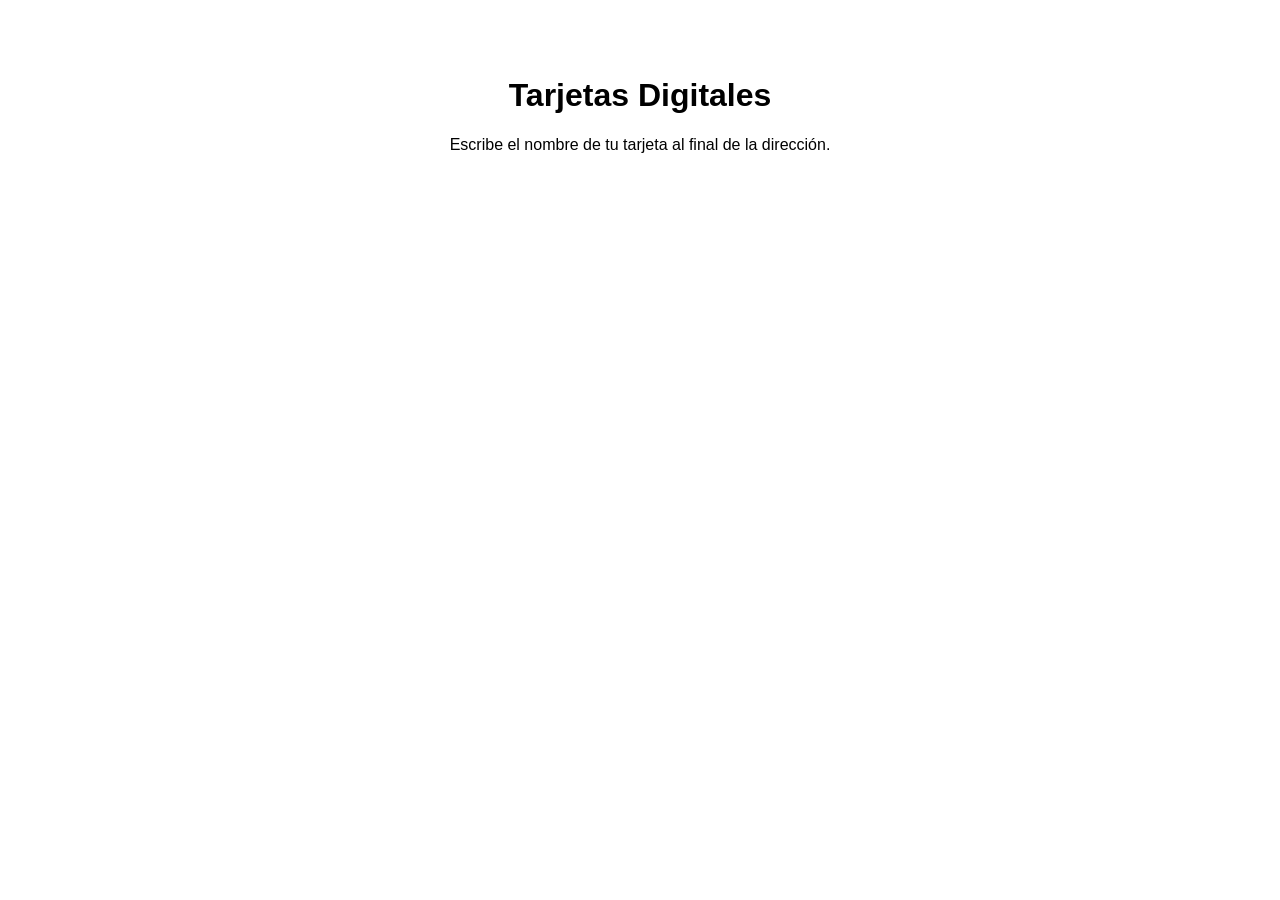
<file: index.html>
<!DOCTYPE html>
<html lang="es">
<head>
    <meta charset="UTF-8">
    <meta name="viewport" content="width=device-width, initial-scale=1.0">
    <title>Tarjetas Digitales</title>
    <meta name="robots" content="noindex">
</head>
<body style="font-family:sans-serif;text-align:center;padding:3rem 1rem;">
    <h1>Tarjetas Digitales</h1>
    <p>Escribe el nombre de tu tarjeta al final de la dirección.</p>
</body>
</html>
</file>
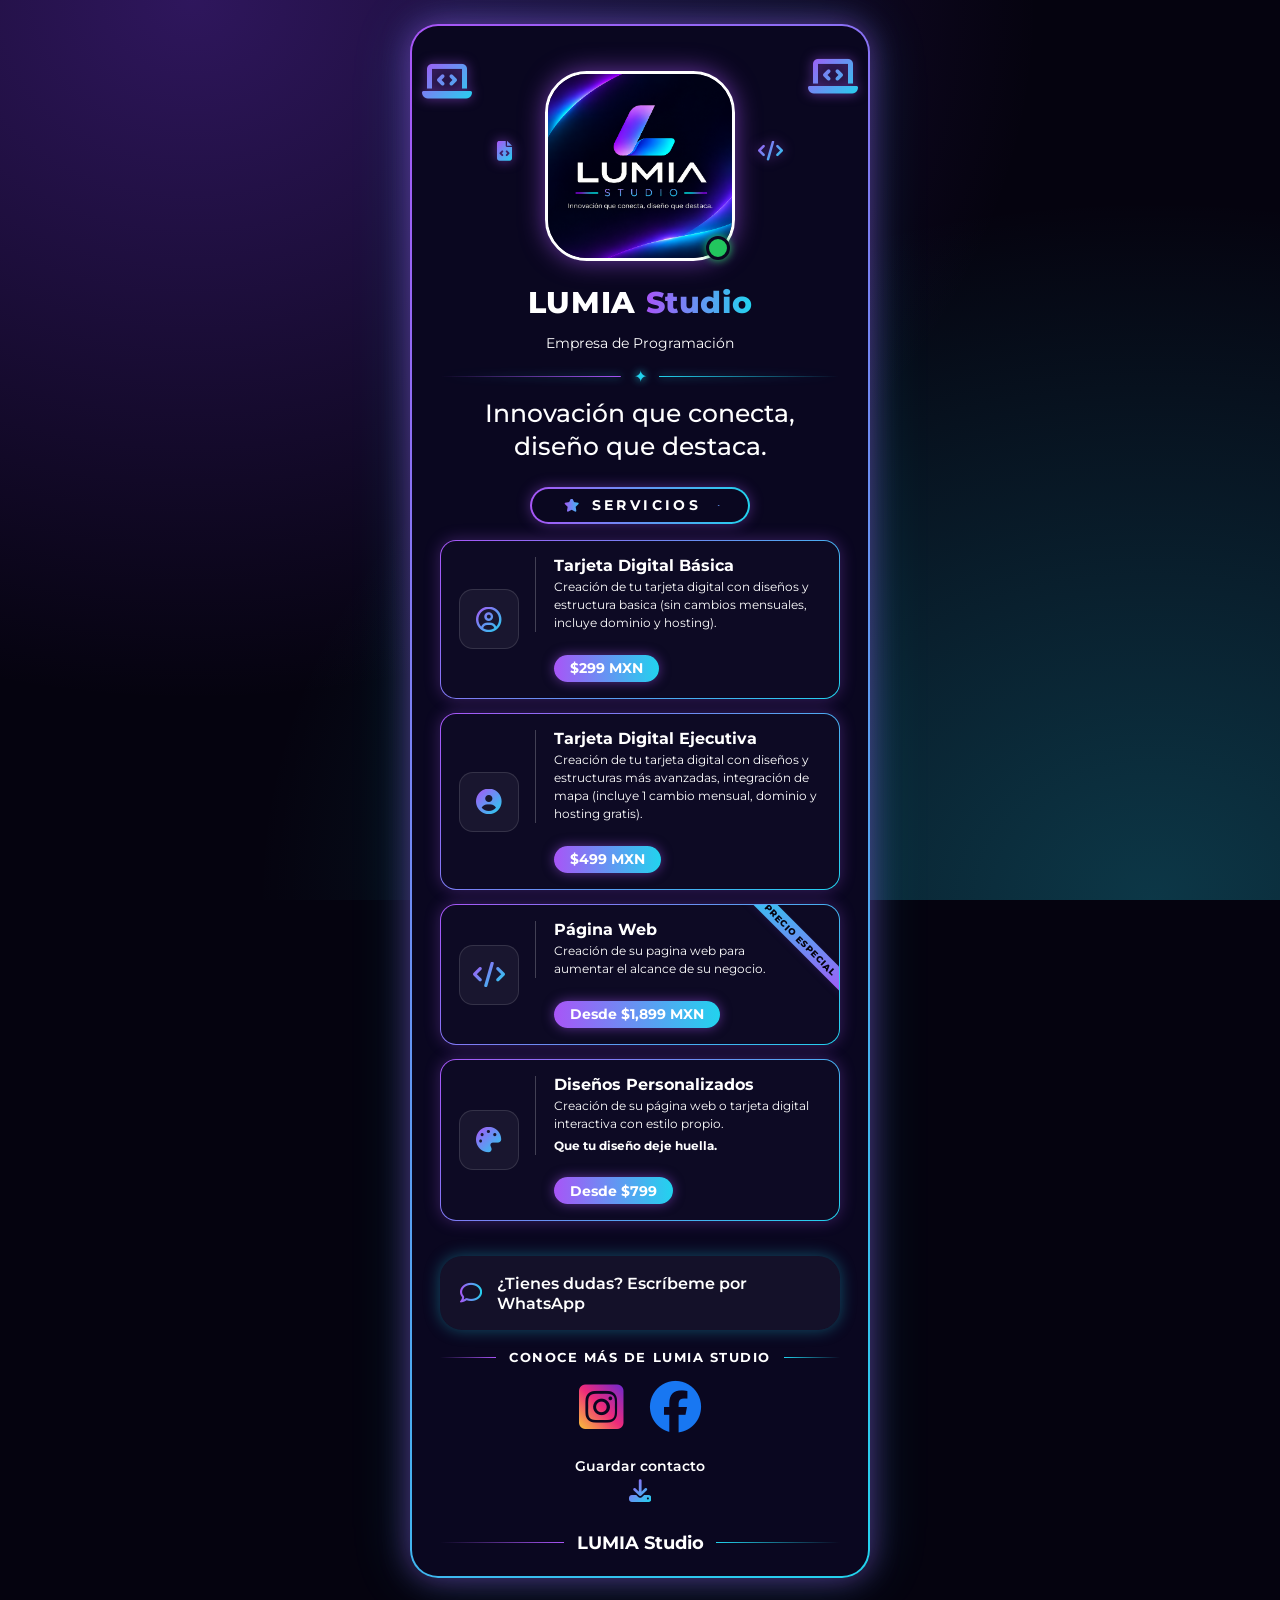
<file: alfonso/index.html>
<!DOCTYPE html>
<html lang="es">
<head>
    <meta charset="UTF-8">
    <meta name="viewport" content="width=device-width, initial-scale=1.0">

    <!-- Estos textos se ven al compartir el enlace en WhatsApp/redes. Cámbialos por cliente. -->
    <title>Alfonso Lima - LUMIA Studio</title>
    <meta name="description" content="Creación de páginas web y tarjetas digitales, precios y contacto directo por WhatsApp.">
    <meta property="og:title" content="Alfonso Lima - LUMIA Studio">
    <meta property="og:description" content="Creación de páginas web y tarjetas digitales, precios y contacto directo por WhatsApp.">

    <link href="https://fonts.googleapis.com/css2?family=Montserrat:wght@400;500;600;700;800&display=swap" rel="stylesheet">
    <link rel="stylesheet" href="https://cdnjs.cloudflare.com/ajax/libs/font-awesome/6.4.0/css/all.min.css">
    <link rel="stylesheet" href="../assets/style.css">
    <link rel="stylesheet" href="../assets/avanzado.css">
    <link rel="stylesheet" href="../assets/neon.css">

    <script>
        // Si abren /nombre sin la barra final, redirige a /nombre/ para que datos.js y estilos se encuentren
        if (!/\/$/.test(location.pathname) && !/\.html?$/.test(location.pathname)) {
            location.replace(location.pathname + '/' + location.search + location.hash);
        }
    </script>
</head>
<body>
    <div class="card-container" id="tarjeta"></div>

    <script>
        // Si datos.js tiene un error de escritura, la página muestra dónde está
        window.addEventListener('error', function (e) {
            if (/datos\.js/.test(e.filename || '')) window.__errDatos = e.message + ' (línea ' + e.lineno + ')';
        });
    </script>
    <script src="datos.js"></script>
    <script src="../assets/card.js"></script>
</body>
</html>
</file>
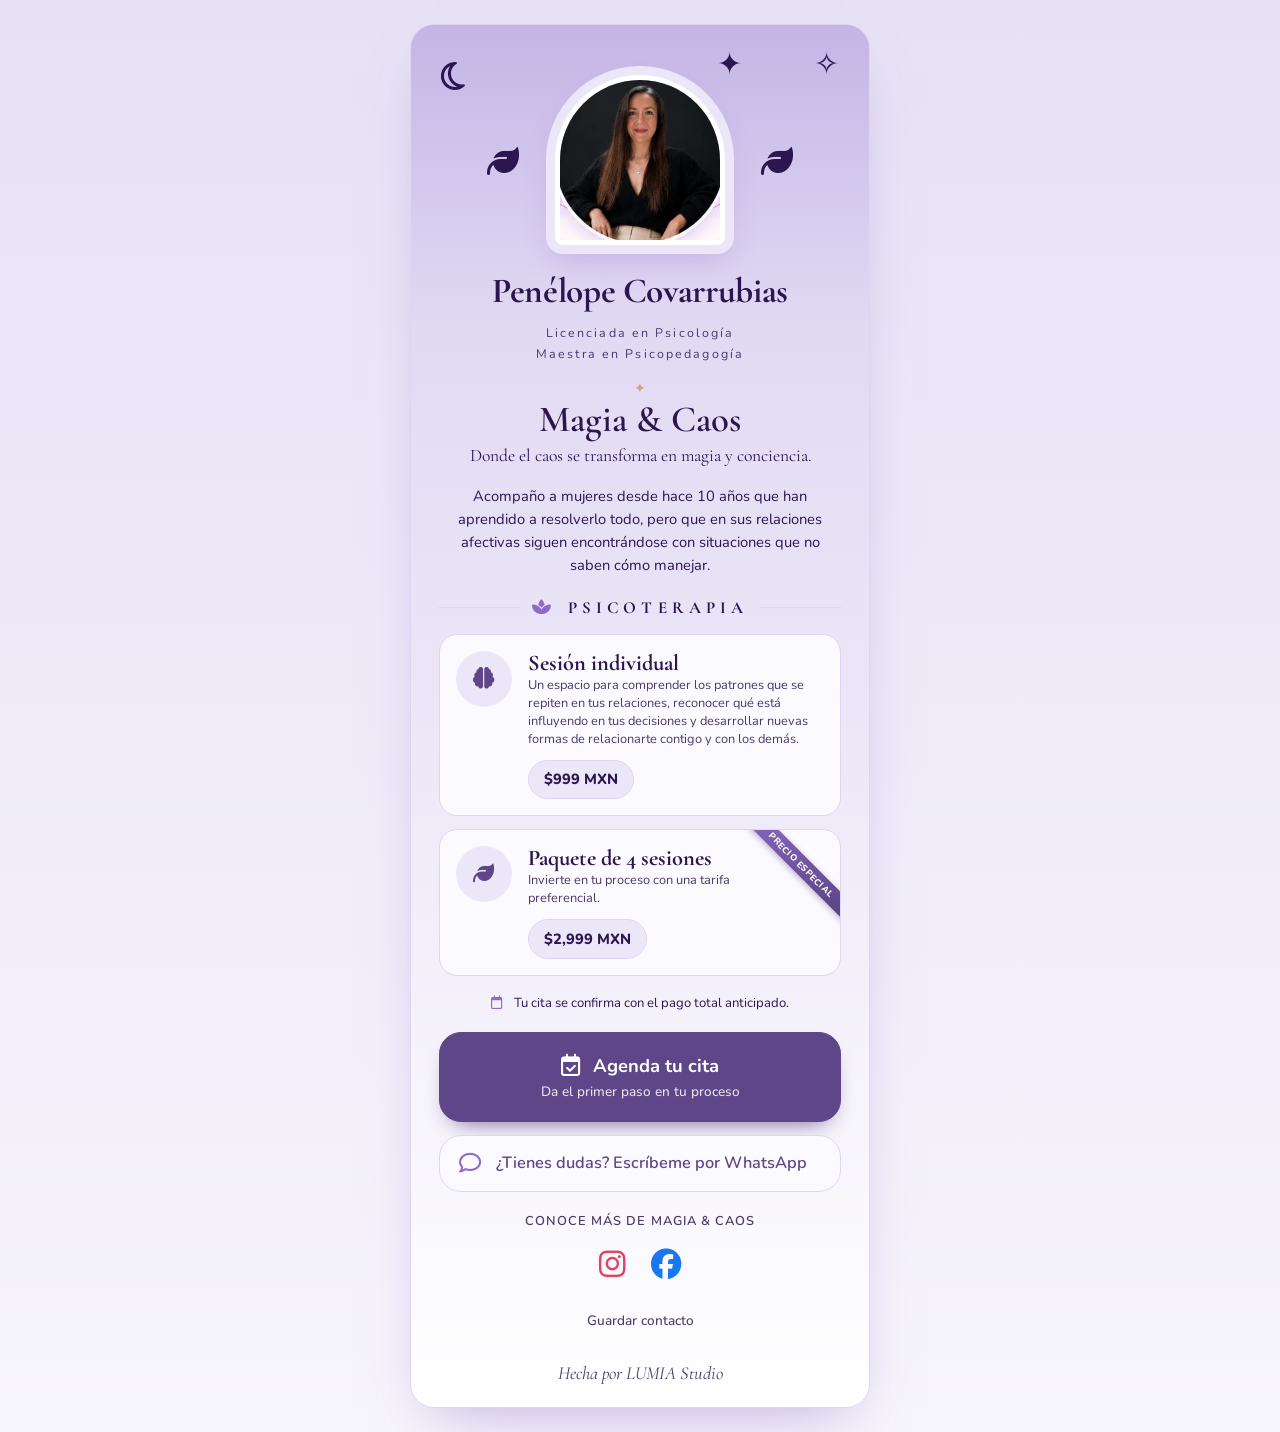
<file: penelope/index.html>
<!DOCTYPE html>
<html lang="es">
<head>
    <meta charset="UTF-8">
    <meta name="viewport" content="width=device-width, initial-scale=1.0">

    <!-- Estos textos se ven al compartir el enlace en WhatsApp/redes. Cámbialos por cliente. -->
    <title>Penélope Covarrubias - Psicoterapia | Magia &amp; Caos</title>
    <meta name="description" content="Psicoterapia para mujeres: sesión individual, paquete de 5 sesiones y Expansión Femenina. Agenda por WhatsApp.">
    <meta property="og:title" content="Penélope Covarrubias - Magia &amp; Caos">
    <meta property="og:description" content="Donde el caos se transforma en magia y conciencia.">

    <link href="https://fonts.googleapis.com/css2?family=Cormorant+Garamond:wght@500;600;700&family=Nunito:wght@400;600;700;800&display=swap" rel="stylesheet">
    <link rel="stylesheet" href="https://cdnjs.cloudflare.com/ajax/libs/font-awesome/6.4.0/css/all.min.css">
    <link rel="stylesheet" href="../assets/style.css">
    <link rel="stylesheet" href="../assets/avanzado.css">

    <script>
        // Si abren /nombre sin la barra final, redirige a /nombre/ para que datos.js y estilos se encuentren
        if (!/\/$/.test(location.pathname) && !/\.html?$/.test(location.pathname)) {
            location.replace(location.pathname + '/' + location.search + location.hash);
        }
    </script>
</head>
<body>
    <div class="card-container" id="tarjeta"></div>

    <script>
        // Si datos.js tiene un error de escritura, la página muestra dónde está
        window.addEventListener('error', function (e) {
            if (/datos\.js/.test(e.filename || '')) window.__errDatos = e.message + ' (línea ' + e.lineno + ')';
        });
    </script>
    <script src="datos.js"></script>
    <script src="../assets/card.js"></script>
</body>
</html>
</file>
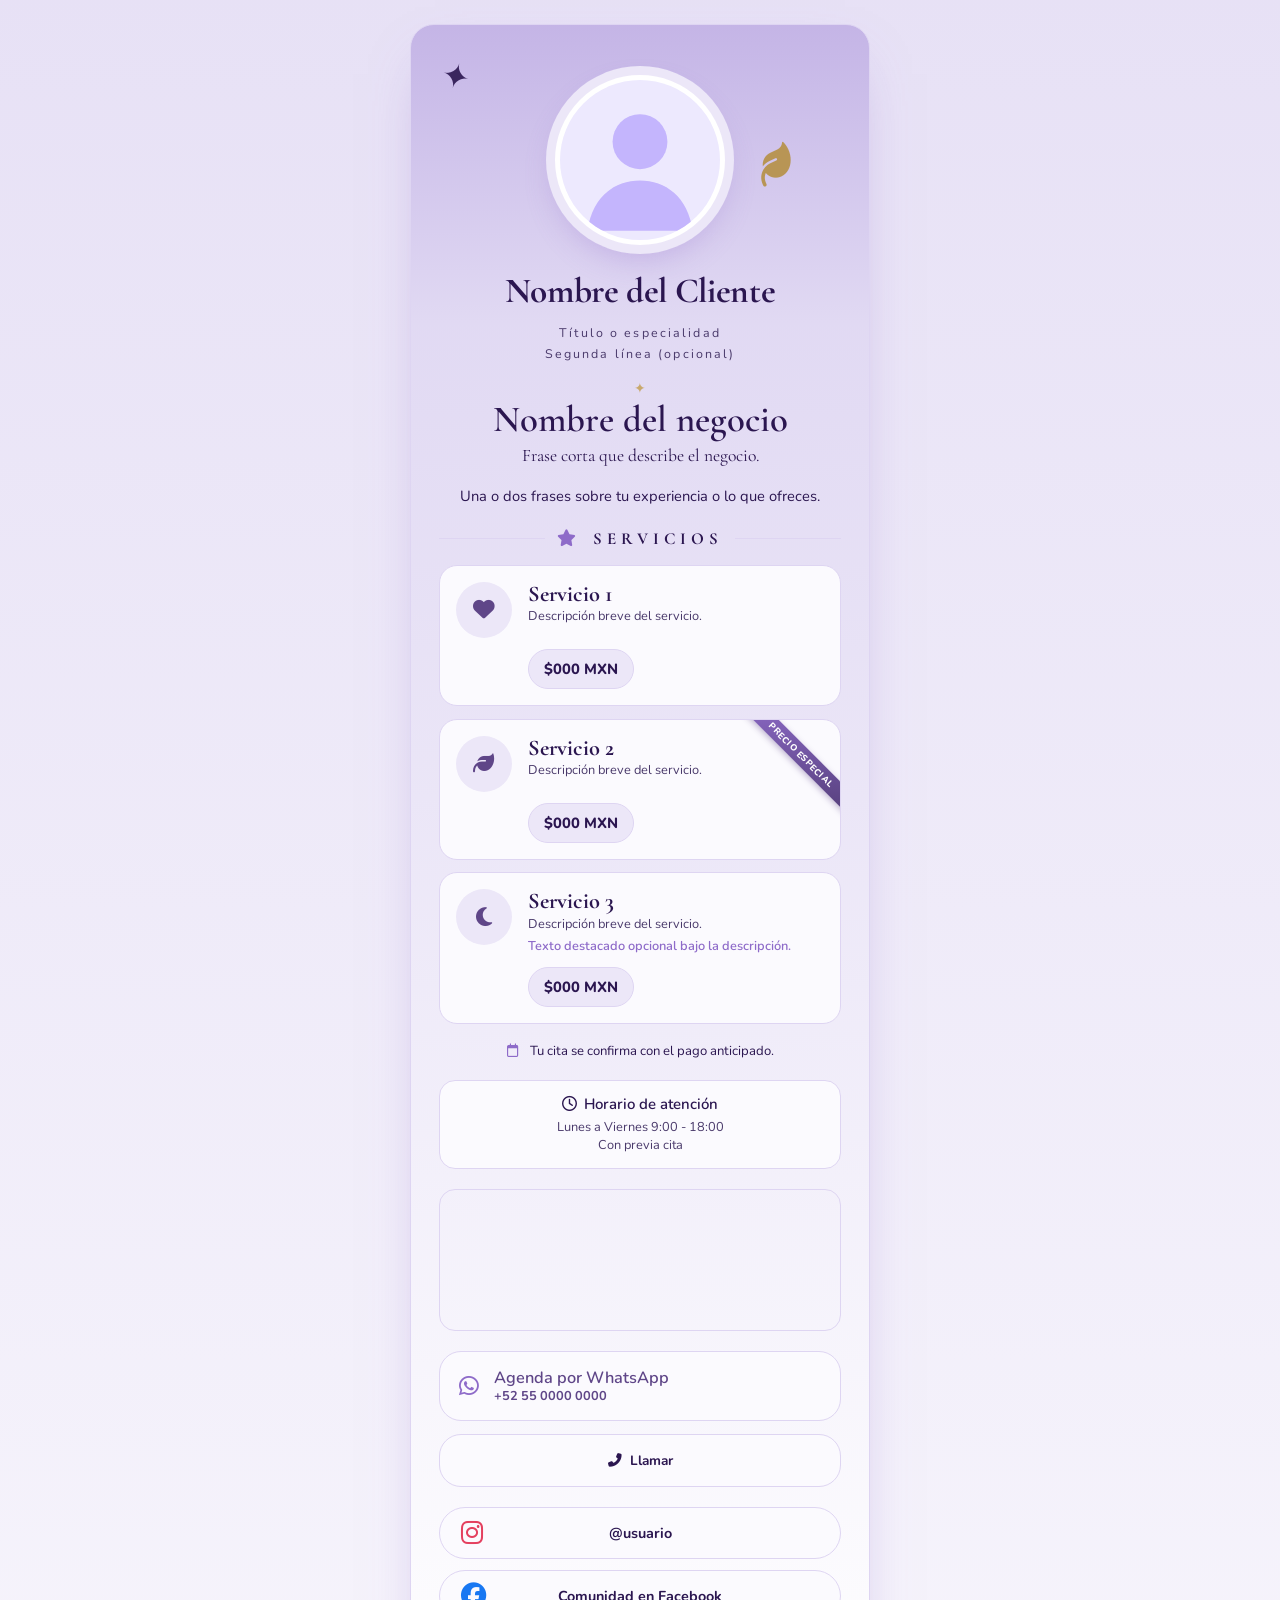
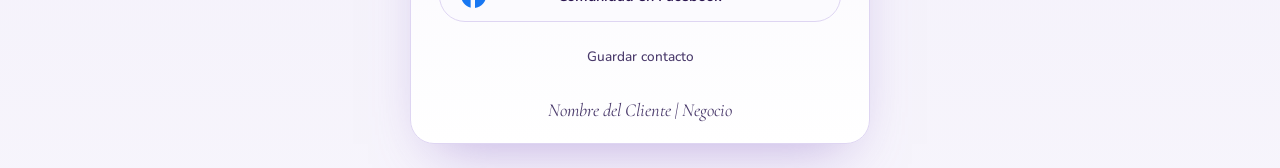
<file: plantilla-avanzada/index.html>
<!DOCTYPE html>
<html lang="es">
<head>
    <meta charset="UTF-8">
    <meta name="viewport" content="width=device-width, initial-scale=1.0">

    <!-- Estos textos se ven al compartir el enlace en WhatsApp/redes. Cámbialos por cliente. -->
    <title>Nombre del Cliente - Tarjeta Digital</title>
    <meta name="description" content="Servicios, precios y contacto directo por WhatsApp.">
    <meta property="og:title" content="Nombre del Cliente - Tarjeta Digital">
    <meta property="og:description" content="Servicios, precios y contacto directo por WhatsApp.">

    <link href="https://fonts.googleapis.com/css2?family=Cormorant+Garamond:wght@500;600;700&family=Nunito:wght@400;600;700;800&display=swap" rel="stylesheet">
    <link rel="stylesheet" href="https://cdnjs.cloudflare.com/ajax/libs/font-awesome/6.4.0/css/all.min.css">
    <link rel="stylesheet" href="../assets/style.css">
    <link rel="stylesheet" href="../assets/avanzado.css">

    <script>
        // Si abren /nombre sin la barra final, redirige a /nombre/ para que datos.js y estilos se encuentren
        if (!/\/$/.test(location.pathname) && !/\.html?$/.test(location.pathname)) {
            location.replace(location.pathname + '/' + location.search + location.hash);
        }
    </script>
</head>
<body>
    <div class="card-container" id="tarjeta"></div>

    <script>
        // Si datos.js tiene un error de escritura, la página muestra dónde está
        window.addEventListener('error', function (e) {
            if (/datos\.js/.test(e.filename || '')) window.__errDatos = e.message + ' (línea ' + e.lineno + ')';
        });
    </script>
    <script src="datos.js"></script>
    <script src="../assets/card.js"></script>
</body>
</html>
</file>
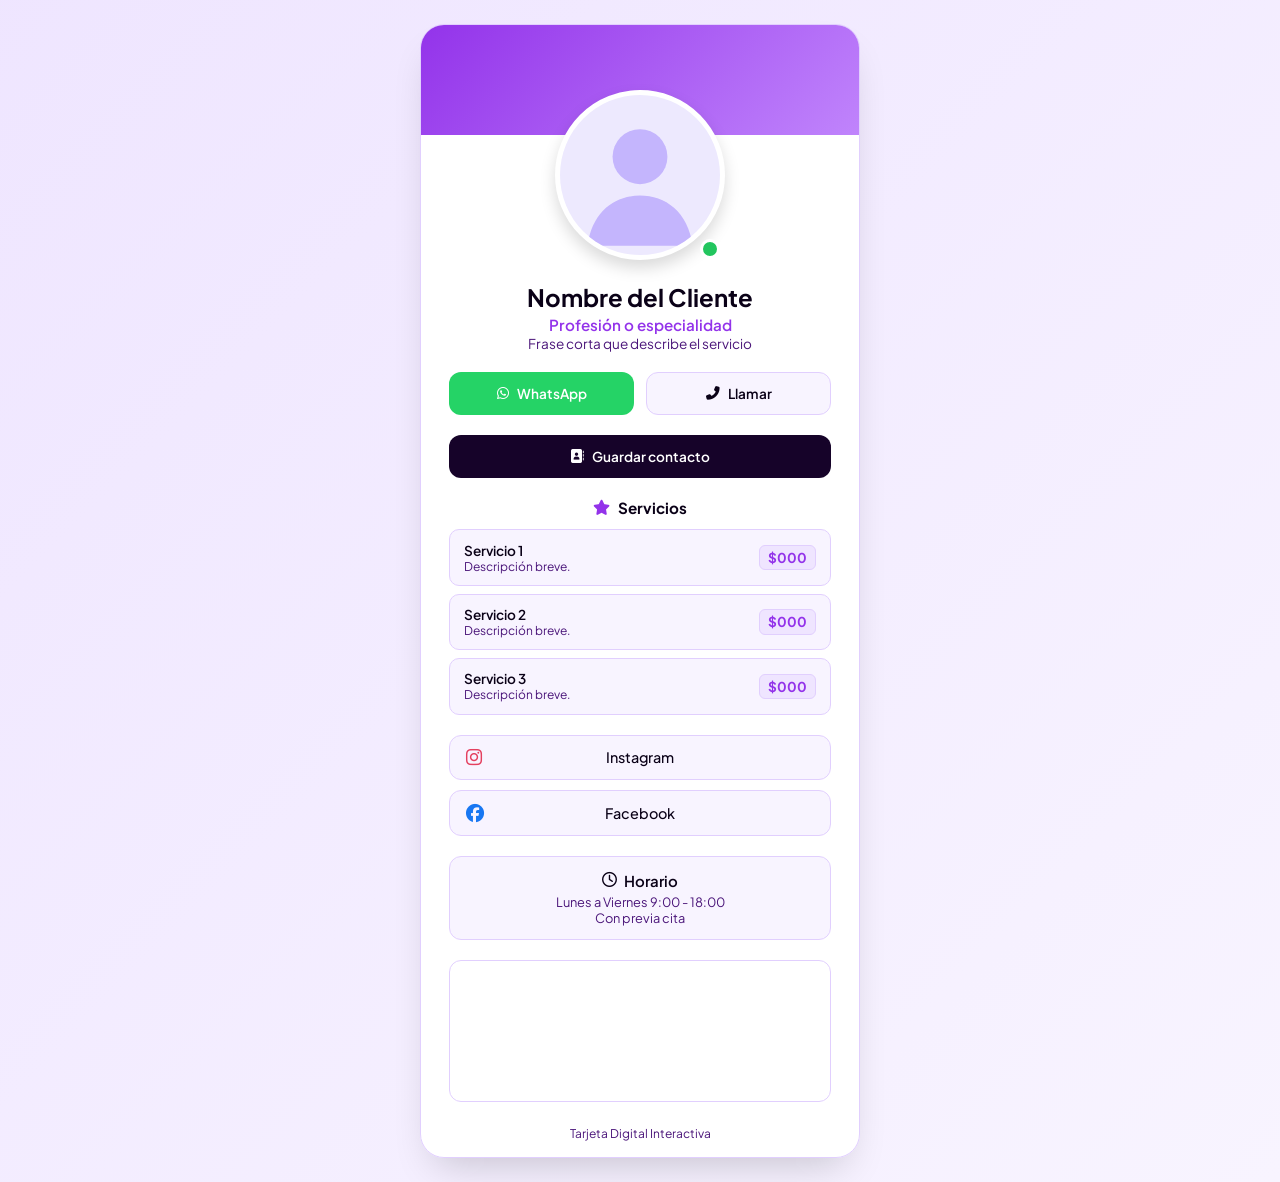
<file: plantilla-basica/index.html>
<!DOCTYPE html>
<html lang="es">
<head>
    <meta charset="UTF-8">
    <meta name="viewport" content="width=device-width, initial-scale=1.0">

    <!-- Estos 3 textos son los que se ven al compartir el enlace en WhatsApp/Redes. Cámbialos por cliente. -->
    <title>Nombre del Cliente - Tarjeta Digital</title>
    <meta name="description" content="Servicios, precios y contacto directo por WhatsApp.">
    <meta property="og:title" content="Nombre del Cliente - Tarjeta Digital">

    <link href="https://fonts.googleapis.com/css2?family=Plus+Jakarta+Sans:wght@300;400;500;600;700&display=swap" rel="stylesheet">
    <link rel="stylesheet" href="https://cdnjs.cloudflare.com/ajax/libs/font-awesome/6.4.0/css/all.min.css">
    <link rel="stylesheet" href="../assets/style.css">
    <script>
        // Si abren /nombre sin la barra final, redirige a /nombre/ para que datos.js y estilos se encuentren
        if (!/\/$/.test(location.pathname) && !/\.html?$/.test(location.pathname)) {
            location.replace(location.pathname + '/' + location.search + location.hash);
        }
    </script>
</head>
<body>
    <div class="card-container" id="tarjeta"></div>

    <script>
        // Si datos.js tiene un error de escritura, la página muestra dónde está
        window.addEventListener('error', function (e) {
            if (/datos\.js/.test(e.filename || '')) window.__errDatos = e.message + ' (línea ' + e.lineno + ')';
        });
    </script>
    <script src="datos.js"></script>
    <script src="../assets/card.js"></script>
</body>
</html>
</file>
<file: assets/style.css>
/* ==========================================================
   ESTILOS COMPARTIDOS DE TODAS LAS TARJETAS
   Un cambio aquí se aplica a todos los clientes.
   Los colores se cambian desde datos.js (campo "tema"),
   no hace falta tocar este archivo para personalizar.
   ========================================================== */

 :root {
  /* ===== UN SOLO COLOR: tema.principal en datos.js =====
     Todo lo demás (textos suaves, fondos, bordes, efecto al pasar el cursor,
     banner, botón oscuro) se calcula a partir de él. Los valores de abajo son
     el respaldo para navegadores muy antiguos. */
  --primary: #9333ea;
  --text-main: #1e1b4b;
  --text-muted: #5b21b6;
  --surface: #faf5ff;
  --surface-hover: #f3e8ff;
  --tag-bg: #ede9fe;
  --border-color: #ddd6fe;
  --bg-gradient: linear-gradient(135deg, #f3e8ff 0%, #e0e7ff 100%);
  --banner-gradient: linear-gradient(135deg, #9333ea 0%, #c084fc 100%);
  --dark-btn: #1e1b4b;
  --dark-btn-hover: #312e81;
  --card-bg: rgba(255, 255, 255, 0.97);
  --whatsapp: #25d366;
  --whatsapp-hover: #22c55e;
}

@supports (color: color-mix(in oklab, red, blue)) {
  :root {
    --text-main: color-mix(in oklab, var(--primary) 22%, #000);
    --text-muted: color-mix(in oklab, var(--primary) 62%, #000);
    --surface: color-mix(in oklab, var(--primary) 6%, #fff);
    --surface-hover: color-mix(in oklab, var(--primary) 16%, #fff);
    --tag-bg: color-mix(in oklab, var(--primary) 14%, #fff);
    --border-color: color-mix(in oklab, var(--primary) 26%, #fff);
    --bg-gradient: linear-gradient(135deg, color-mix(in oklab, var(--primary) 14%, #fff) 0%, color-mix(in oklab, var(--primary) 6%, #fff) 100%);
    --banner-gradient: linear-gradient(135deg, var(--primary) 0%, color-mix(in oklab, var(--primary) 60%, #fff) 100%);
    --dark-btn: color-mix(in oklab, var(--primary) 30%, #000);
    --dark-btn-hover: color-mix(in oklab, var(--primary) 45%, #000);
  
}
}

* {
  box-sizing: border-box;
  margin: 0;
  padding: 0;
  font-family: 'Plus Jakarta Sans', sans-serif;
}

body {
  background: var(--bg-gradient);
  color: var(--text-main);
  display: flex;
  justify-content: center;
  align-items: center;
  min-height: 100vh;
  padding: 1.5rem 1rem;
}

/* ---------- Tarjeta ---------- */
.card-container {
  width: 100%;
  max-width: 440px;
  background: var(--card-bg);
  backdrop-filter: blur(10px);
  border-radius: 24px;
  box-shadow: 0 20px 40px -15px rgba(0, 0, 0, 0.2);
  overflow: hidden;
  position: relative;
  border: 1px solid var(--border-color);
}

.card-banner {
  height: 110px;
  background: var(--banner-gradient);
}

/* Todas las secciones comparten el mismo margen lateral */
.card-container section,
.card-container .action-grid {
  padding: 0 1.75rem;
  margin-bottom: 1.25rem;
}

/* ---------- Perfil ---------- */
.profile {
  text-align: center;
  margin-top: -45px;
  position: relative;
  z-index: 2;
  padding: 0 1.75rem;
  margin-bottom: 1.25rem;
}

.avatar-wrapper {
  position: relative;
  display: inline-block;
}

.profile-pic {
  width: var(--foto-size, 140px);
  height: var(--foto-size, 140px);
  border-radius: 50%;
  object-fit: cover;
  border: var(--foto-border, 4px) solid #fff;
  box-shadow: var(--foto-shadow, 0 8px 16px rgba(0, 0, 0, 0.15));
  background-color: #fff;
  transition: all 0.3s ease-in-out;
}

.profile-pic:hover {
  transform: translateY(-5px);
  border-color: var(--primary);
}

/* Formas configurables desde datos.js */
.profile-pic.foto-forma-circular { border-radius: 50%; }
.profile-pic.foto-forma-cuadrada { border-radius: 0; }
.profile-pic.foto-forma-redondeada { border-radius: 22%; }
.profile-pic.foto-forma-ovalada { border-radius: 50% / 35%; }
.profile-pic.foto-forma-hexagonal {
  border-radius: 0;
  clip-path: polygon(25% 6%, 75% 6%, 100% 50%, 75% 94%, 25% 94%, 0 50%);
}
.profile-pic.foto-forma-arco { border-radius: 50% 50% 8px 8px; }
.profile-pic.foto-forma-diamante {
  border-radius: 0;
  clip-path: polygon(50% 0, 100% 50%, 50% 100%, 0 50%);
}

.status-badge {
  position: absolute;
  bottom: 5px;
  right: 5px;
  width: 20px;
  height: 20px;
  background-color: #22c55e;
  border: 3px solid #fff;
  border-radius: 50%;
}

.profile h1 {
  font-size: 1.5rem;
  font-weight: 700;
  margin-top: 1.1rem;
}

.profile .title {
  font-size: 0.95rem;
  font-weight: 600;
  color: var(--primary);
  margin-top: 0.2rem;
}

.profile .tagline {
  font-size: 0.85rem;
  color: var(--text-muted);
  margin-top: 0.1rem;
}

/* ---------- Botones (clase base compartida) ---------- */
.btn {
  display: flex;
  align-items: center;
  justify-content: center;
  gap: 0.5rem;
  padding: 0.75rem 1rem;
  border-radius: 12px;
  font-weight: 600;
  font-size: 0.85rem;
  text-decoration: none;
  border: 1px solid transparent;
  transition: all 0.25s ease;
}

.btn:hover {
  transform: translateY(-2px);
}

.btn-whatsapp {
  background: var(--whatsapp);
  color: #fff;
}
.btn-whatsapp:hover {
  background: var(--whatsapp-hover);
}

.btn-call {
  background: var(--surface);
  color: var(--text-main);
  border-color: var(--border-color);
}
.btn-call:hover {
  border-color: var(--primary);
}

.btn-save {
  width: 100%;
  background: var(--dark-btn);
  color: #fff;
}
.btn-save:hover {
  background: var(--dark-btn-hover);
}

.action-grid {
  display: grid;
  grid-template-columns: 1fr 1fr;
  gap: 0.75rem;
}

/* Si solo hay un botón de acción, ocupa todo el ancho */
.action-grid.single {
  grid-template-columns: 1fr;
}

/* ---------- Servicios ---------- */
.services h2 {
  font-size: 0.95rem;
  font-weight: 700;
  margin-bottom: 0.75rem;
  display: flex;
  align-items: center;
  justify-content: center;
  gap: 0.5rem;
}

.services h2 i {
  color: var(--primary);
}

.service-item {
  display: flex;
  justify-content: space-between;
  align-items: center;
  gap: 0.75rem;
  background: var(--surface);
  border: 1px solid var(--border-color);
  border-radius: 10px;
  padding: 0.7rem 0.9rem;
  margin-bottom: 0.5rem;
  transition: all 0.2s ease;
}

.service-item:hover {
  border-color: var(--primary);
  background: var(--surface-hover);
}

.service-info {
  display: flex;
  flex-direction: column;
  text-align: left;
}

.service-name {
  font-size: 0.85rem;
  font-weight: 600;
}

.service-desc {
  font-size: 0.75rem;
  color: var(--text-muted);
}

.service-price {
  font-size: 0.85rem;
  font-weight: 700;
  color: var(--primary);
  background: var(--tag-bg);
  padding: 0.2rem 0.5rem;
  border-radius: 6px;
  white-space: nowrap;
  border: 1px solid var(--border-color);
}

/* ---------- Enlaces ---------- */
.links {
  display: flex;
  flex-direction: column;
  gap: 0.65rem;
}

.link-card {
  display: flex;
  align-items: center;
  justify-content: center;
  position: relative;
  padding: 0.8rem 1rem;
  background: var(--surface);
  border: 1px solid var(--border-color);
  border-radius: 12px;
  text-decoration: none;
  color: var(--text-main);
  font-weight: 500;
  font-size: 0.9rem;
  transition: all 0.25s ease;
}

.link-card i {
  font-size: 1.15rem;
  position: absolute;
  left: 1rem;
}

.link-card:hover {
  border-color: var(--primary);
  transform: translateX(4px);
}

/* ---------- Horario ---------- */
.info-box {
  background: var(--surface);
  border: 1px solid var(--border-color);
  border-radius: 12px;
  padding: 0.85rem 1rem;
  font-size: 0.8rem;
  color: var(--text-muted);
  text-align: center;
}

.info-box h3 {
  color: var(--text-main);
  font-weight: 600;
  margin-bottom: 0.25rem;
  display: flex;
  align-items: center;
  justify-content: center;
  gap: 0.4rem;
}

/* ---------- Mapa ---------- */
.map-container {
  border-radius: 12px;
  overflow: hidden;
  border: 1px solid var(--border-color);
}

.map-container iframe {
  width: 100%;
  height: 140px;
  border: 0;
  display: block;
}

/* ---------- Pie ---------- */
.card-footer {
  text-align: center;
  padding: 0.25rem 0 1rem;
  font-size: 0.75rem;
  color: var(--text-muted);
}

/* ---------- Campos opcionales (credenciales, marca, íconos de servicio, nota) ---------- */
.profile .credentials { font-size: 0.8rem; color: var(--text-muted); margin-top: 0.5rem; line-height: 1.6; }
.profile .brand h2 { font-size: 1.2rem; font-weight: 700; margin-top: 1rem; }
.profile .brand p { font-size: 0.85rem; color: var(--text-muted); margin-top: 0.15rem; }
.profile .about { font-size: 0.85rem; margin-top: 0.8rem; line-height: 1.5; }
.service-icon { width: 40px; height: 40px; flex-shrink: 0; border-radius: 50%; background: var(--tag-bg); color: var(--primary); display: flex; align-items: center; justify-content: center; }
.service-tag, .service-extra { font-size: 0.75rem; color: var(--primary); font-weight: 600; }
.service-note { font-size: 0.78rem; color: var(--text-muted); margin-top: 0.75rem; }
.service-note i { color: var(--primary); margin-right: 0.25rem; }
.btn-text { display: flex; flex-direction: column; text-align: left; line-height: 1.25; }
.btn-text small { font-size: 0.8rem; font-weight: 700; }

/* ---------- Cinta en la esquina de un servicio (campo "cinta") ---------- */
.service-item { position: relative; overflow: hidden; }
.service-ribbon {
  position: absolute; top: 26px; right: -36px;
  width: 150px; padding: 0.2rem 0;
  text-align: center; transform: rotate(45deg);
  background: linear-gradient(135deg, var(--primary), color-mix(in oklab, var(--primary) 70%, #000));
  color: #fff; font-size: 0.56rem; font-weight: 800;
  letter-spacing: 0.06em; text-transform: uppercase; white-space: nowrap;
  box-shadow: 0 2px 6px rgba(60, 30, 110, 0.3);
}
.service-item.con-cinta .service-info { padding-right: 2.6rem; }
</file>
<file: assets/avanzado.css>
/* ==========================================================
   DISEÑO AVANZADO (se carga DESPUÉS de style.css)
   Todos los tonos se calculan a partir de un solo color:
   en datos.js -> tema: { principal: "#xxxxxx" }
   Opcionales: texto y textoSuave (para el texto oscuro).
   ========================================================== */

* { font-family: 'Nunito', sans-serif; }
.profile h1, .brand h2, .brand p, .services h2, .service-name, .card-footer {
  font-family: 'Cormorant Garamond', serif;
}

body {
  background: linear-gradient(180deg,
    color-mix(in oklab, var(--primary) 20%, #fff) 0%,
    color-mix(in oklab, var(--primary) 7%, #fff) 100%);
}

.card-container {
  /* Tonos derivados del color principal */
  --tint-1: color-mix(in oklab, var(--primary) 6%, #fff);
  --tint-2: color-mix(in oklab, var(--primary) 16%, #fff);
  --tint-3: color-mix(in oklab, var(--primary) 28%, #fff);
  --tint-4: color-mix(in oklab, var(--primary) 50%, #fff);
  --deep:   color-mix(in oklab, var(--primary) 75%, #000);
  --deco:   color-mix(in oklab, var(--primary) 70%, #fff);
	--surface: color-mix(in oklab, var(--primary) 3%, #fff);
  --surface-hover: var(--tint-2);
  --tag-bg: var(--tint-2);
  --border-color: var(--tint-3);

  max-width: 460px;
  display: flex;
  flex-direction: column;
  background: linear-gradient(180deg, color-mix(in oklab, var(--primary) 50%, #fff) 0%, color-mix(in oklab, var(--primary) 25%, #fff) 300px, color-mix(in oklab, var(--primary) 0%, #fff) 100%);
  border: 1px solid var(--tint-3);
  box-shadow: 0 25px 55px -25px color-mix(in oklab, var(--primary) 55%, transparent);
}

/* Orden: servicios -> horario/mapa -> WhatsApp -> enlaces -> guardar contacto */
.horario, .mapa { order: 4; }
.action-grid    { order: 5; }
.links          { order: 6; }
.redes          { order: 7; }
.save           { order: 8; }
.card-footer    { order: 9; }

/* ===================================
   SISTEMA DE DECORACIONES
=================================== */

.card-banner {
  background: transparent;
  height: 95px;
  position: relative;
  overflow: visible;
}

/* Elementos generales */

.decoracion-item {
  position: absolute;
  display: block;
  pointer-events: none;
  z-index: var(--deco-layer, 3);
  line-height: 1;
  white-space: pre;
  font-size: var(--deco-size, 2rem);
  opacity: var(--deco-opacity, 1);
  color: var(--deco-color, var(--deco));
  transform: translate(var(--deco-x, 0px), var(--deco-y, 0px))
             rotate(var(--deco-rotate, 0deg));
}

/* ---------- Banner ---------- */

.card-banner .banner-izquierda {
  left: 30px;
  top: 35px;
}

.card-banner .banner-derecha {
  right: 30px;
  top: 25px;
}

/* ---------- Fotografía ---------- */

.avatar-wrapper {
  position: relative;
  overflow: visible;
}

.avatar-wrapper .foto-izquierda {
  left: -68px;
  top: 70px;
}

.avatar-wrapper .foto-derecha {
  right: -68px;
  top: 70px;
}

/* ---------- Emojis e iconos ---------- */

.decoracion-item:not(img) {
  color: var(--deco-color, var(--deco));
}

/* ---------- Imágenes PNG, SVG, JPG ---------- */

.decoracion-item[src] {
  width: var(--deco-size, 45px);
  height: var(--deco-size, 45px);
  object-fit: contain;
}

/* Imágenes PNG y SVG recoloreadas */
.decoracion-coloreada {
  width: var(--deco-size, 45px);
  height: var(--deco-size, 45px);
  background-color: var(--deco-color);

  -webkit-mask-image: var(--deco-mask);
  mask-image: var(--deco-mask);

  -webkit-mask-size: contain;
  mask-size: contain;

  -webkit-mask-repeat: no-repeat;
  mask-repeat: no-repeat;

  -webkit-mask-position: center;
  mask-position: center;
}

/* ---------- Móvil ---------- */

@media (max-width: 340px) {

  .avatar-wrapper .foto-izquierda {
    left: -46px;
    top: 80px;
  }

  .avatar-wrapper .foto-derecha {
    right: -46px;
    top: 80px;
  }

  .decoracion-item:not(img) {
    font-size: var(--deco-size, 1.7rem);
  }

  .decoracion-item[src] {
    width: var(--deco-size, 35px);
    height: var(--deco-size, 35px);
  }
}


/* ---------- Perfil ---------- */
.profile { margin-top: -45px; }
.profile-pic {
  width: var(--foto-size, 170px);
  height: var(--foto-size, 170px);
  border: var(--foto-border, 5px) solid #fff;
  box-shadow: var(--foto-shadow, 0 0 0 9px var(--tint-2), 0 14px 30px color-mix(in oklab, var(--primary) 30%, transparent));
  object-fit: cover;
  transition: all 0.3s ease;
}
.profile-pic.foto-forma-circular { border-radius: 50%; }
.profile-pic.foto-forma-cuadrada { border-radius: 0; }
.profile-pic.foto-forma-redondeada { border-radius: 22%; }
.profile-pic.foto-forma-ovalada { border-radius: 50% / 35%; }
.profile-pic.foto-forma-hexagonal {
  border-radius: 0;
  clip-path: polygon(25% 6%, 75% 6%, 100% 50%, 75% 94%, 25% 94%, 0 50%);
}
.profile-pic.foto-forma-arco {
  border-radius: 50% 50% 8px 8px;
}
.profile-pic.foto-forma-diamante {
  border-radius: 0;
  clip-path: polygon(50% 0, 100% 50%, 50% 100%, 0 50%);
}
.profile-pic:hover { border-color: var(--primary); }


.avatar-wrapper .deco-hoja.izquierda {
  left: -68px;
  transform: rotate(-40deg);
}

.avatar-wrapper .deco-hoja.derecha {
  right: -68px;
  transform: scaleX(-1) rotate(-40deg);
}

.profile h1 {
  font-size: 2.2rem; font-weight: 700; line-height: 1.05;
  margin-top: 1.4rem; letter-spacing: -0.01em;
}
.profile .title   { font-size: 1rem; }
.profile .tagline { font-size: 0.9rem; }
.profile .credentials {
  font-size: 0.78rem; letter-spacing: 0.17em; color: var(--text-muted);
  margin-top: 0.7rem; line-height: 1.75;
}

/* Bloque de marca (espacio reducido respecto a las credenciales) */
.profile .brand { margin-top: 0.8rem; }
.profile .brand::before {
  content: '✦'; display: block; color: #c9a96e; font-size: 0.9rem; margin-bottom: 0.25rem;
}
.profile .brand h2 { font-size: 2.3rem; font-weight: 600; line-height: 1; margin-top: 0; }
.profile .brand p  { font-size: 1.1rem; color: var(--text-main); margin-top: 0.4rem; }
.profile .about    { font-size: 0.92rem; color: var(--text-main); margin-top: 1.2rem; line-height: 1.55; }

/* ---------- Servicios ---------- */
.services h2 {
  font-size: 1.05rem; font-weight: 700;
  letter-spacing: 0.3em; text-transform: uppercase;
  margin-bottom: 1rem; gap: 0.75rem;
}
.services h2::before, .services h2::after {
  content: ''; flex: 1; height: 1px; background: var(--tint-3);
}

.service-item {
  display: grid;
  grid-template-columns: 56px 1fr;
  align-items: start;
  column-gap: 1rem;
  row-gap: 0.7rem;
  padding: 1rem;
  border-radius: 18px;
  background: var(--surface);
  border: 1px solid var(--border-color);
  margin-bottom: 0.8rem;
  transition: background 0.25s ease, border-color 0.25s ease, box-shadow 0.25s ease;
}
.service-item:hover {
  background: var(--tint-3);
  border-color: var(--tint-4);
  box-shadow: 0 8px 20px -12px color-mix(in oklab, var(--primary) 55%, transparent);
}

.service-icon {
  width: 56px; height: 56px;
  background: var(--tint-2); color: var(--deep); font-size: 1.35rem;
}
.service-info { min-width: 0; }
.service-name { font-size: 1.4rem; font-weight: 700; line-height: 1.1; }
.service-tag  { font-size: 0.88rem; font-weight: 600; color: var(--primary); }
.service-desc { font-size: 0.8rem; color: var(--text-muted); line-height: 1.4; margin-top: 0.1rem; }
.service-extra { font-size: 0.8rem; color: var(--primary); font-weight: 600; line-height: 1.4; margin-top: 0.3rem; }

.service-price {
  grid-column: 2; justify-self: start;
  font-size: 0.92rem; font-weight: 800; color: var(--text-main);
  background: var(--tag-bg); border: 1px solid var(--border-color);
  border-radius: 999px; padding: 0.55rem 0.95rem;
}

/* destacado: true -> título en mayúsculas */
.service-item.featured .service-name {
  text-transform: uppercase; letter-spacing: 0.08em; font-size: 1.2rem;
}

.service-note {
  display: flex; align-items: center; justify-content: center; gap: 0.5rem;
  font-size: 0.82rem; color: var(--text-main); margin-top: 1.1rem;
}

/* ---------- Botones: Agenda (principal) y WhatsApp (secundario) ---------- */
.action-grid, .action-grid.single { grid-template-columns: 1fr; gap: 0.8rem; }
.action-grid .btn { border-radius: 22px; padding: 1rem 1.2rem; font-weight: 700; }
.action-grid .btn:hover { transform: translateY(-2px); }

/* Agenda: botón principal, color sólido, va primero */
.action-grid .btn-agenda {
  order: -1;
  flex-direction: column;
  gap: 0.3rem;
  background: var(--deep);
  color: #fff;
  border-color: var(--deep);
  padding: 1.25rem 1.2rem;
  box-shadow: 0 12px 24px -14px var(--deep);
}
.action-grid .btn-agenda:hover { filter: brightness(1.15); }
.btn-agenda .agenda-titulo { display: flex; align-items: center; gap: 0.7rem; font-size: 1.15rem; }
.btn-agenda .agenda-titulo i { font-size: 1.4rem; }
.btn-agenda small { font-size: 0.85rem; font-weight: 500; opacity: 0.85; }

/* WhatsApp: botón suave, texto a la izquierda */
.action-grid .btn-whatsapp {
  justify-content: flex-start;
  gap: 0.9rem;
  background: var(--surface);
  color: var(--deep);
  border: 1px solid var(--tint-3);
  font-size: 1.02rem; font-weight: 600;
  text-align: left;
}
.action-grid .btn-whatsapp i { font-size: 1.4rem; color: var(--primary); flex-shrink: 0; }
.action-grid .btn-text { align-items: flex-start; text-align: left; }
.action-grid .btn-text strong { font-weight: 600; }

/* ---------- Redes sociales: título + solo íconos ---------- */
.redes { text-align: center; margin-bottom: 0.8rem; }
.redes h3 {
  font-size: 0.8rem; font-weight: 600;
  letter-spacing: 0.08em; text-transform: uppercase;
  color: var(--text-muted);
  margin-bottom: 0.9rem;
}
.redes-iconos { display: flex; justify-content: center; gap: 1.6rem; }
.social-icon {
  font-size: 1.9rem; color: var(--primary); text-decoration: none;
  transition: transform 0.25s ease, opacity 0.25s ease;
}
.social-icon:hover { transform: translateY(-3px); opacity: 0.8; }



.link-card {
  background: var(--surface); border-radius: 999px; font-weight: 700;
  padding: 0.95rem 1rem;
}
.link-card i { font-size: 1.6rem; left: 1.3rem; }

.btn-save {
  background: none; border: none; box-shadow: none;
  color: var(--text-muted);
  font-size: 0.85rem; font-weight: 500;
  padding: 0.3rem;
}
.btn-save i { display: none; }
.btn-save:hover { background: none; transform: none; text-decoration: underline; }


.info-box { border-radius: 16px; }
.map-container { border-radius: 16px; }

/* ---------- Pie ---------- */
.card-footer {
  font-size: 1.15rem; font-style: italic; color: var(--text-muted); padding: 0.5rem 0 1.4rem;
}

/* En pantallas muy angostas (menos de 340 px) las hojas se achican y se acercan a la foto */
@media (max-width: 340px) {
  .avatar-wrapper .deco-hoja {
    font-size: 2.2rem;
    top: 80px;
  }

  .avatar-wrapper .deco-hoja.izquierda {
    left: -46px;
  }

  .avatar-wrapper .deco-hoja.derecha {
    right: -46px;
  }
}
</file>
<file: assets/neon.css>
/* ==========================================================
   TEMA NEÓN (LUMIA Studio). Se carga DESPUÉS de style.css y
   avanzado.css, solo en las tarjetas que lo incluyen.
   Colores: tema.acento y tema.acento2 en datos.js
   ========================================================== */
:root{--neon-1:#a855f7;--neon-2:#22d3ee;--text-main:#fff;--text-muted:#cbd5e1;
  --grad:linear-gradient(90deg,var(--neon-1),var(--neon-2));
  --grad135:linear-gradient(135deg,var(--neon-1),var(--neon-2))}
*{font-family:'Montserrat',sans-serif}
body{background:radial-gradient(ellipse at 15% 0%,rgba(124,58,237,.35),transparent 55%),radial-gradient(ellipse at 90% 100%,rgba(34,211,238,.25),transparent 55%),#05030f;background-attachment:fixed;color:#fff}
body::before,body::after{content:"";position:fixed;width:120vmax;height:120vmax;border-radius:50%;border:2px solid transparent;pointer-events:none;z-index:-1}
body::before{top:-105vmax;left:-35vmax;border-bottom-color:var(--neon-1);box-shadow:0 24px 60px rgba(168,85,247,.45)}
body::after{bottom:-105vmax;right:-35vmax;border-top-color:var(--neon-2);box-shadow:0 -24px 60px rgba(34,211,238,.4)}

.card-container{
  --surface:rgba(255,255,255,.04);--surface-hover:rgba(168,85,247,.14);--border-color:rgba(255,255,255,.18);
  --tag-bg:rgba(255,255,255,.06);--tint-1:transparent;--tint-2:transparent;--tint-3:transparent;--tint-4:transparent;
  --deep:#0b0820;--deco:var(--neon-2);
  background:linear-gradient(#0a0720,#0a0720) padding-box,var(--grad135) border-box;
  border:2px solid transparent;border-radius:28px;
  box-shadow:0 0 30px rgba(168,85,247,.45),0 0 60px rgba(34,211,238,.2);color:#fff}
.card-banner{background:transparent;height:90px}
.decoracion-item:not(img){background:var(--grad135);-webkit-background-clip:text;background-clip:text;color:transparent!important;filter:drop-shadow(0 0 6px rgba(168,85,247,.6))}

.profile-pic{border:3px solid #fff;background:#0a0720;box-shadow:var(--foto-shadow,0 0 24px rgba(168,85,247,.6))}
.status-badge{width:24px;height:24px;background:#22c55e;border:3px solid #0a0720;box-shadow:0 0 8px #22c55e}
.profile h1{color:#fff;font-weight:800;font-size:1.9rem;letter-spacing:.02em}
.profile h1 .acento{background:var(--grad);-webkit-background-clip:text;background-clip:text;color:transparent}
.profile .credentials{text-transform:none;font-weight:400;color:#fff;font-size:.9rem;letter-spacing:0}
.profile .brand{margin-top:.8rem}
.profile .brand::before{content:"✦";display:block;font-size:1rem;line-height:1;color:var(--neon-2);
  background:linear-gradient(90deg,transparent,var(--neon-1)) left center/calc(50% - 1.2rem) 1px no-repeat,linear-gradient(90deg,var(--neon-2),transparent) right center/calc(50% - 1.2rem) 1px no-repeat;
  filter:drop-shadow(0 0 4px var(--neon-2));margin-bottom:.8rem}
.profile .brand h2{font-family:'Montserrat',sans-serif;font-style:normal;font-weight:500;font-size:1.55rem;line-height:1.3;color:#fff;margin:0}

/* Servicios */
.services{text-align:center}
.services h2{display:inline-flex;align-items:center;gap:.6rem;padding:.55rem 1.4rem;margin:.3rem 0 1rem;border:2px solid transparent;border-radius:999px;
  background:linear-gradient(#0a0720,#0a0720) padding-box,var(--grad) border-box;color:#fff;font-size:.85rem;font-weight:700;letter-spacing:.25em;text-transform:uppercase;box-shadow:0 0 14px rgba(168,85,247,.4)}
.services h2 i{background:var(--grad);-webkit-background-clip:text;background-clip:text;color:transparent}
.services h2::after{content:"\f005";font-family:"Font Awesome 6 Free";font-weight:900;background:var(--grad);-webkit-background-clip:text;background-clip:text;color:transparent;letter-spacing:0}
.service-item{display:grid;grid-template-columns:64px 1fr;column-gap:.9rem;align-items:center;text-align:left;padding:1rem;margin-bottom:.9rem;border:1.5px solid transparent;border-radius:16px;
  background:linear-gradient(#0d0a24,#0d0a24) padding-box,var(--grad135) border-box;box-shadow:0 0 16px rgba(168,85,247,.3)}
.service-item:hover{background:linear-gradient(#17103a,#17103a) padding-box,var(--grad135) border-box;transform:none}
.service-icon{grid-row:1 / span 2;width:60px;height:60px;border-radius:14px;background:rgba(255,255,255,.05);border:1px solid rgba(255,255,255,.12);font-size:1.6rem;align-self:center;justify-self:center}
.service-icon i{background:var(--grad135);-webkit-background-clip:text;background-clip:text;color:transparent}
.service-info{border-left:1px solid rgba(255,255,255,.22);padding-left:1.1rem}
.service-name{color:#fff;font-weight:700;font-size:1rem}
.service-desc{color:#fff;font-size:.78rem;line-height:1.45;margin-top:.2rem}
.service-extra,.service-tag{color:#fff;font-weight:700;font-size:.78rem;margin-top:.25rem}
.service-price{grid-column:2;justify-self:start;margin:.7rem 0 0 calc(1.1rem + 1px);border:0;border-radius:999px;padding:.35rem 1rem;background:var(--grad);color:#fff;font-weight:700;font-size:.85rem;box-shadow:0 0 12px rgba(168,85,247,.5)}
.service-ribbon{background:linear-gradient(135deg,var(--neon-2),var(--neon-1));color:#05030f;font-weight:800}
.service-item.con-cinta .service-info{padding-right:2.6rem}

/* Botones */
.btn-whatsapp,.btn-whatsapp:hover{background:linear-gradient(#0a0720,#0a0720) padding-box,var(--grad) border-box;border:2px solid transparent;border-radius:999px;color:#fff;box-shadow:0 0 16px rgba(34,211,238,.35)}
.btn-whatsapp i{background:var(--grad);-webkit-background-clip:text;background-clip:text;color:transparent}

/* Redes */
.redes h3{display:flex;align-items:center;gap:.8rem;justify-content:center;text-align:center;color:#fff;font-size:.8rem;font-weight:700;letter-spacing:.12em;text-transform:uppercase;margin-bottom:1rem}
.redes h3::before,.redes h3::after{content:"";flex:1;height:1px;min-width:14px}
.redes h3::before{background:linear-gradient(90deg,transparent,var(--neon-1))}
.redes h3::after{background:linear-gradient(90deg,var(--neon-2),transparent)}
.social-icon{background:none!important;border:0!important;box-shadow:none!important;width:auto;height:auto;font-size:3.2rem;line-height:1}
.social-icon i{font-size:3.2rem}

/* Guardar contacto */
.btn-save{display:flex;flex-direction:column;gap:.3rem;background:none!important;border:0;color:#fff;font-weight:600;box-shadow:none;width:auto;margin:0 auto}
.btn-save i{display:none}
.btn-save::after{content:"\f019";font-family:"Font Awesome 6 Free";font-weight:900;font-size:1.4rem;background:var(--grad135);-webkit-background-clip:text;background-clip:text;color:transparent}
.save{text-align:center}

/* Pie */
.card-footer{display:flex;align-items:center;gap:.8rem;font-style:normal;font-family:'Montserrat',sans-serif;font-weight:700;color:#fff;padding:.25rem 1.75rem 1.4rem}
.card-footer::before,.card-footer::after{content:"";flex:1;height:1px}
.card-footer::before{background:linear-gradient(90deg,transparent,var(--neon-1))}
.card-footer::after{background:linear-gradient(90deg,var(--neon-2),transparent)}
.card-footer{justify-content:center}

/* Refuerzos (ganan a avanzado.css) */
html{background:#05030f}
.card-container h1,.card-container h2,.card-container h3,.card-container .service-name,.card-container .card-footer,.card-container .brand h2{font-family:'Montserrat',system-ui,sans-serif!important;font-style:normal}
.btn-whatsapp,.btn-whatsapp *,.btn-whatsapp small,.btn-whatsapp strong{color:#fff!important}
.btn-whatsapp i{color:transparent!important}
.btn-text strong{font-weight:700}
</file>
